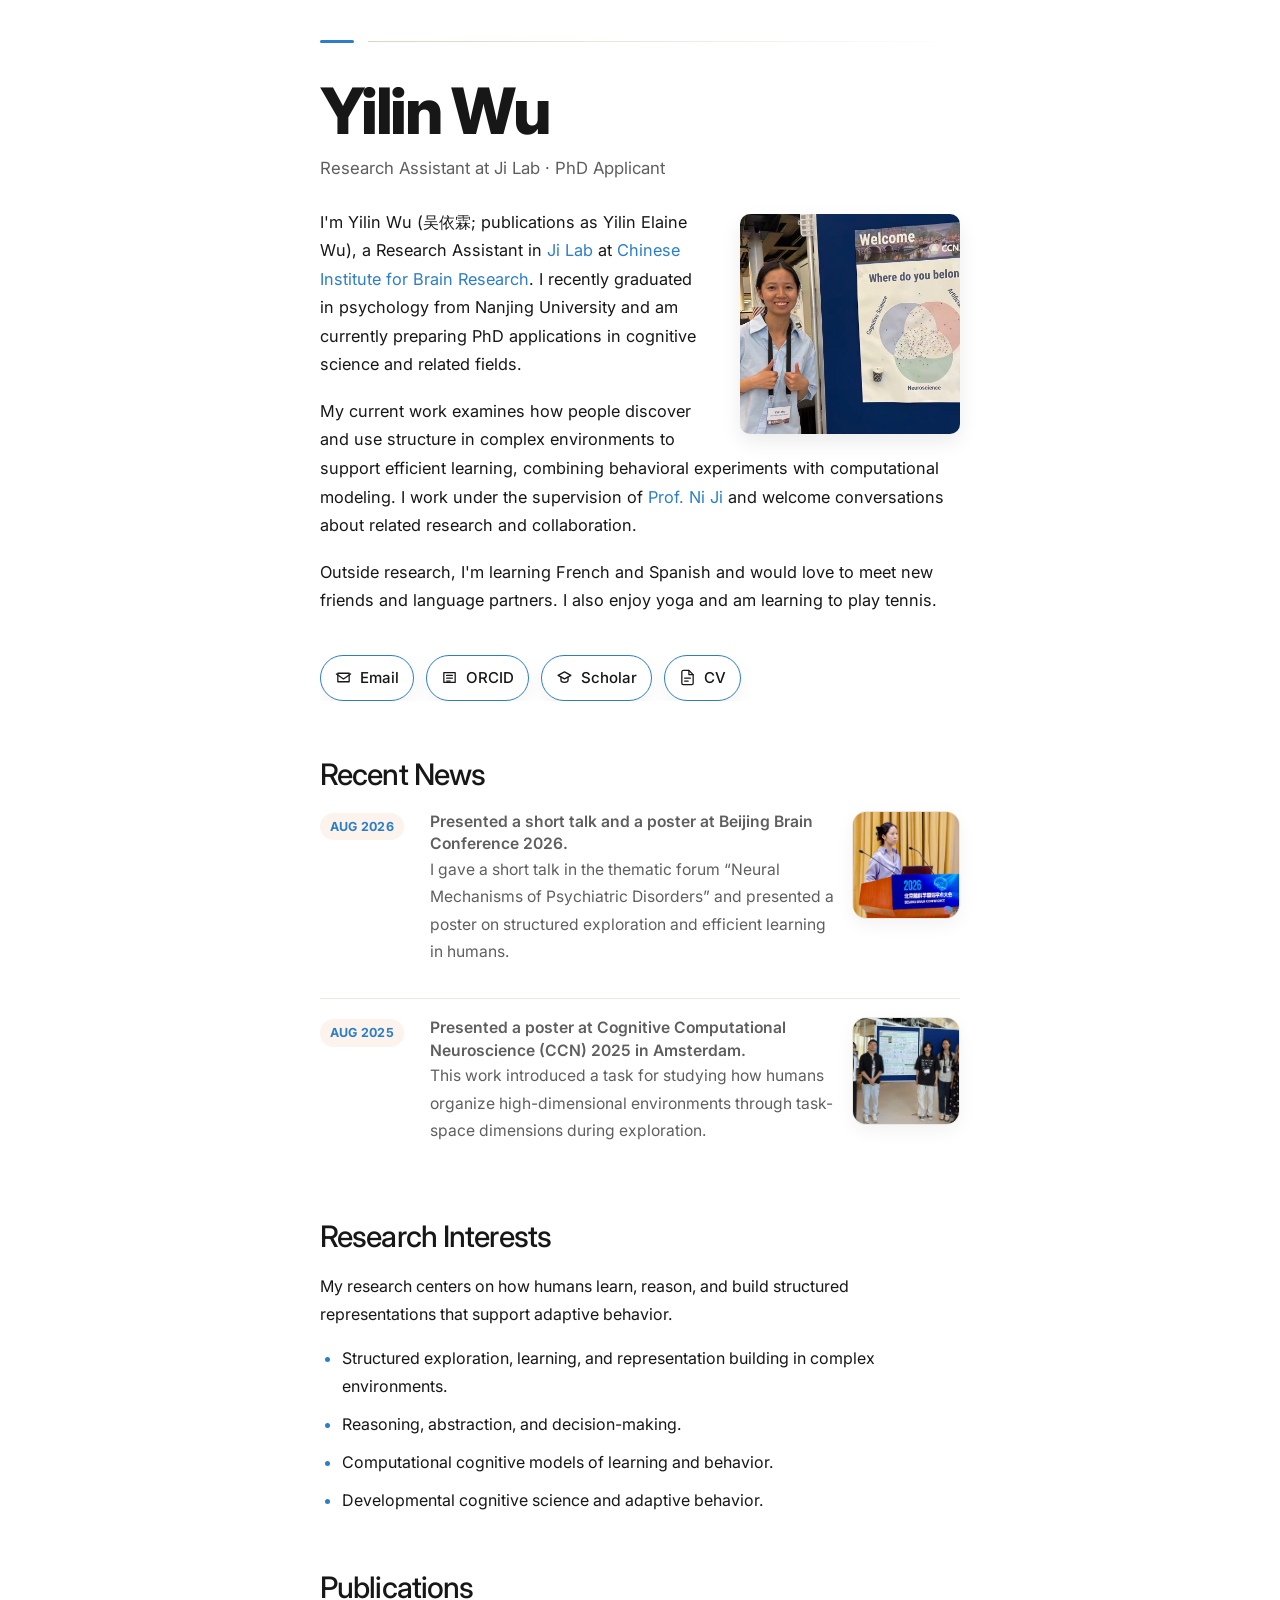
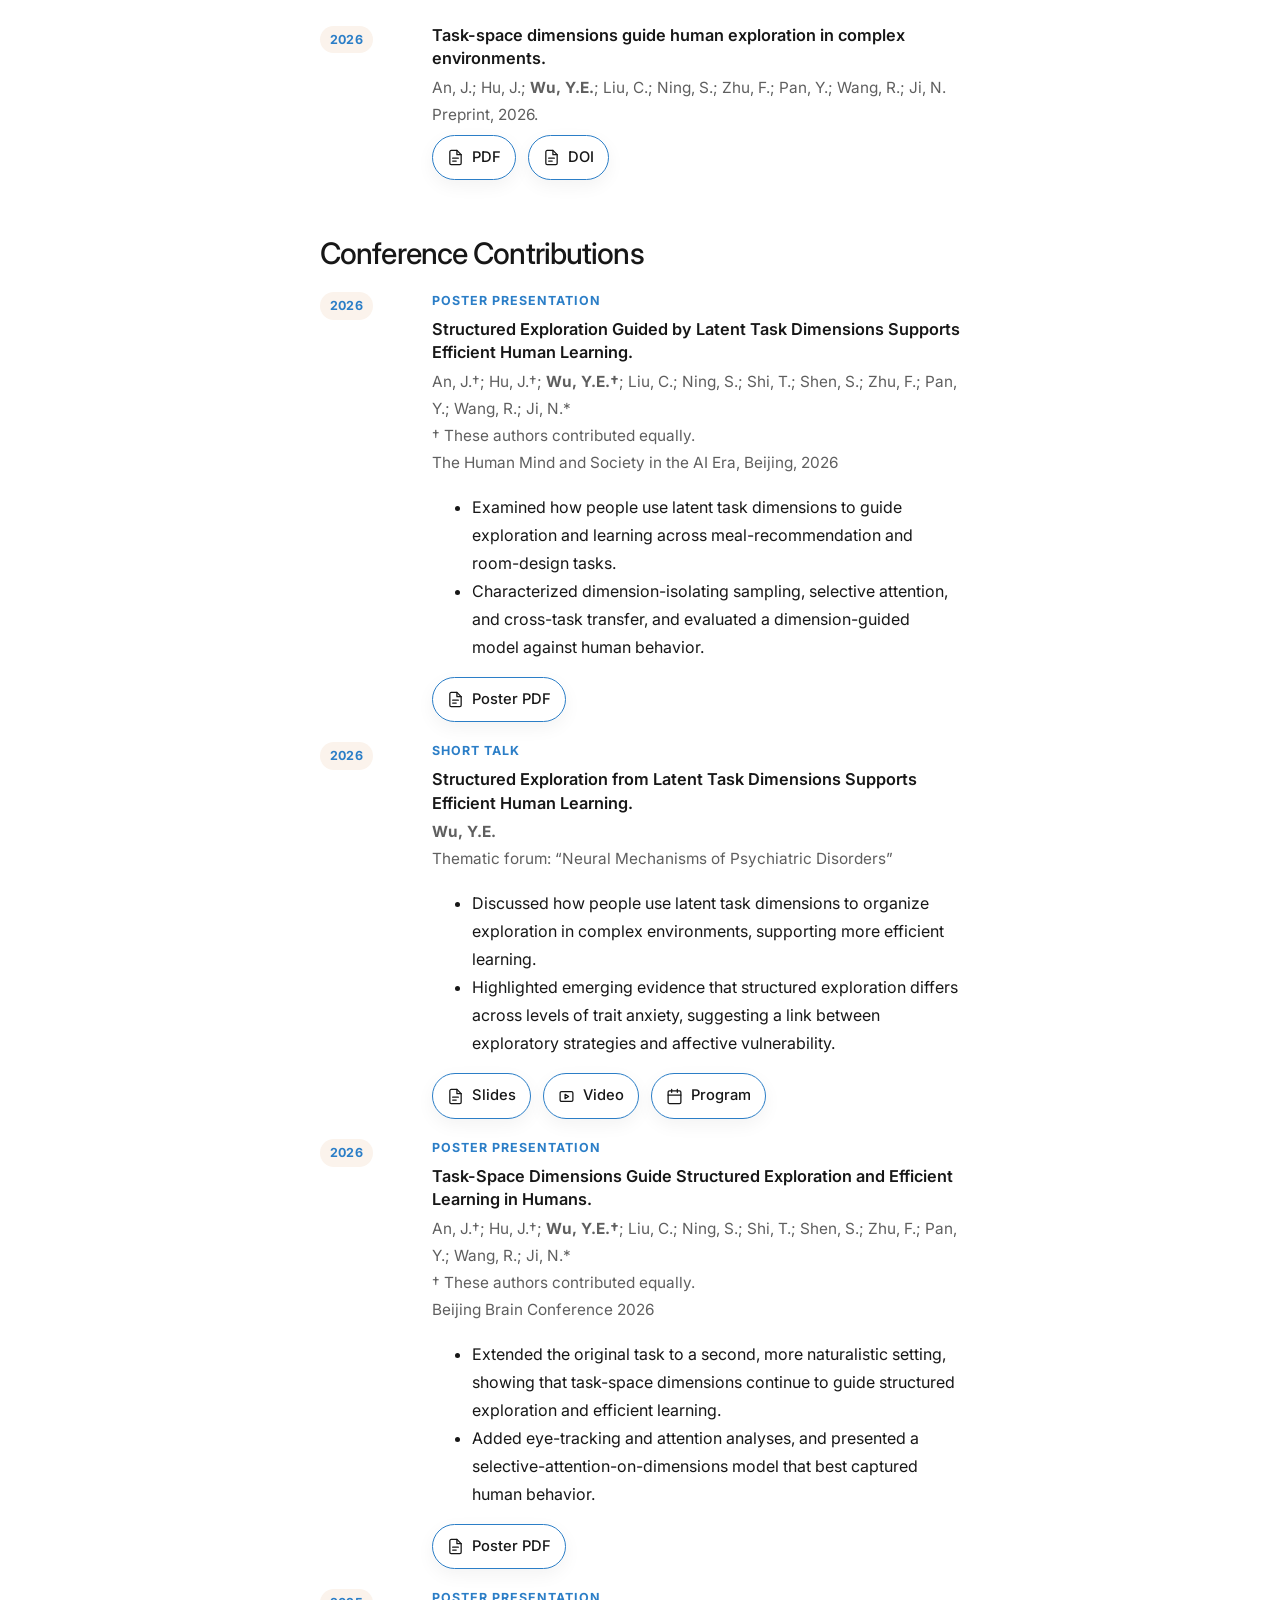
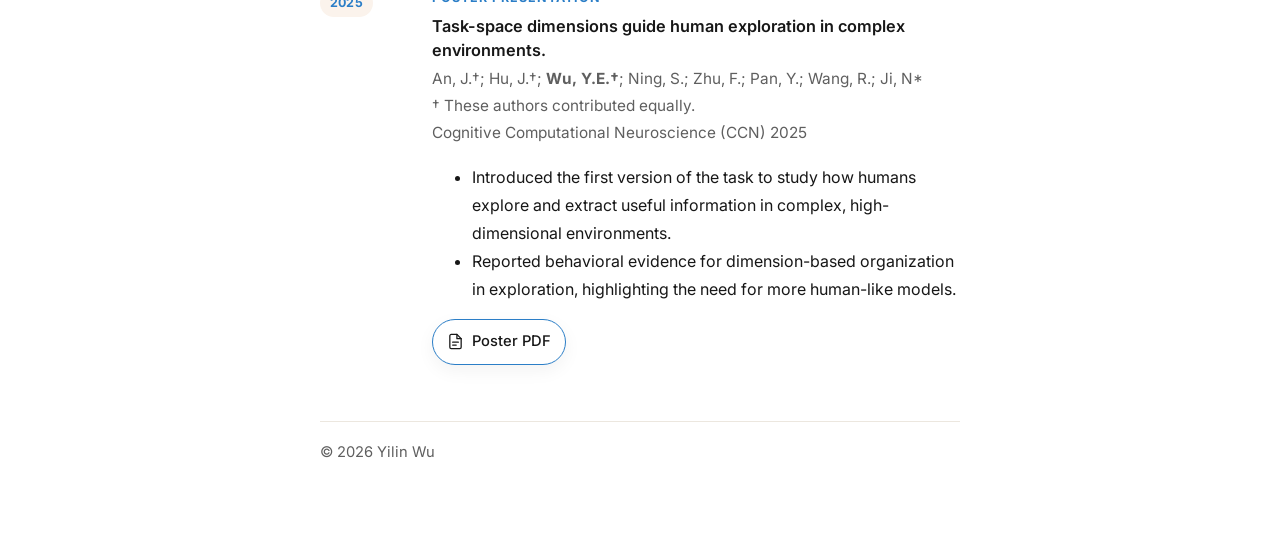
<file: index.html>
<!DOCTYPE html>
<html lang="en">
<head>
  <meta charset="UTF-8" />
  <meta name="viewport" content="width=device-width, initial-scale=1.0" />
  <title>Yilin Wu</title>
  <meta
    name="description"
    content="Yilin Wu is a Research Assistant at Ji Lab and a PhD applicant interested in learning, structured exploration, reasoning, and computational cognitive science."
  />

  <link rel="preconnect" href="https://fonts.googleapis.com" />
  <link rel="preconnect" href="https://fonts.gstatic.com" crossorigin />
  <link
    href="https://fonts.googleapis.com/css2?family=Inter:wght@300;400;500;600;700;800&display=swap"
    rel="stylesheet"
  />

  <style>
    :root {
      --bg: #ffffff;
      --text: #171717;
      --muted: #5f5f5f;
      --line: #ece7df;
      --line-strong: #ded3c6;
      --accent: #2b7ec7;
      --accent-soft: #fbf3ec;
      --chip-bg: #ffffff;
      --chip-border: #e7ded4;
      --shadow-soft: 0 6px 18px rgba(0, 0, 0, 0.05);
      --max-width: 980px;
    }

    * {
      box-sizing: border-box;
    }

    html {
      scroll-behavior: smooth;
    }

    body {
      margin: 0;
      background: var(--bg);
      color: var(--text);
      font-family: "Inter", sans-serif;
      line-height: 1.75;
    }

    a {
      color: var(--accent);
      text-decoration: none;
      transition: color 0.18s ease, opacity 0.18s ease, transform 0.18s ease;
    }

    a:hover {
      opacity: 0.82;
    }

    .page {
      width: 100%;
      min-height: 100vh;
    }

    .wrap {
      width: min(50vw, var(--max-width)); /* narrower on laptop screens */
      margin: 0 auto;
      padding: 40px 0 64px;
    }

    .top-divider-wrap {
      margin: 0 0 34px;
      display: flex;
      align-items: center;
      gap: 14px;
    }

    .top-divider-accent {
      width: 34px;
      height: 3px;
      border-radius: 999px;
      background: var(--accent);
      flex: 0 0 auto;
    }

    .top-divider-line {
      height: 1px;
      background: linear-gradient(
        to right,
        var(--line-strong) 0%,
        var(--line) 45%,
        rgba(236, 231, 223, 0) 100%
      );
      flex: 1 1 auto;
    }

    .footer-divider {
      width: 100%;
      height: 1px;
      background: var(--line);
      margin: 56px 0 18px;
    }

    .hero {
      position: relative;
    }

    .name {
      margin: 0 0 10px;
      font-size: clamp(2.4rem, 5vw, 4rem);
      line-height: 1.05;
      letter-spacing: -0.04em;
      font-weight: 800;
    }

    .subtitle {
      margin: 0;
      font-size: 1.05rem;
      color: var(--muted);
    }

    .intro {
      margin-top: 24px;
    }

      .avatar-float {
      float: right;
      width:220px;
      height: 220px;
      margin: 6px 0 18px 30px;
      border-radius: 10px; /* gentle rounded rectangle */
      overflow: hidden;
      background: #f1f1f1;
      box-shadow: 0 8px 20px rgba(0, 0, 0, 0.08);
    }

    .avatar-float img {
      width: 100%;
      height: 100%;
      object-fit: cover;
      display: block;
    }

    .intro p {
      margin: 0 0 18px;
      font-size: 1.02rem;
    }

    .intro::after {
      content: "";
      display: block;
      clear: both;
    }

    .links {
      display: flex;
      flex-wrap: nowrap;
      gap: 12px;
      margin: 22px 0 0;
      padding: 0;
      list-style: none;
      overflow-x: auto;
      scrollbar-width: none;
    }

    .links::-webkit-scrollbar {
      display: none;
    }

    .icon-link {
      display: inline-flex;
      align-items: center;
      gap: 8px;
      padding: 9px 14px;
      border-radius: 999px;
      background: var(--chip-bg);
      border: 1px solid var(--accent); /* blue border for contact buttons */
      color: var(--text);
      font-size: 0.94rem;
      font-weight: 500;
      box-shadow: var(--shadow-soft);
      white-space: nowrap;
      flex: 0 0 auto;
    }

    .icon-link:hover {
      transform: translateY(-1px);
      color: var(--accent);
      border-color: #dcc7b7;
      opacity: 1;
    }

    .icon-link svg {
      width: 17px;
      height: 17px;
      stroke: currentColor;
      flex-shrink: 0;
    }

    .section {
      margin-top: 56px;
    }

    .section h2 {
      margin: 0 0 18px;
      font-size: 1.85rem;
      line-height: 1.2;
      letter-spacing: -0.03em;
      font-weight: 500;
    }

    .bullets {
      margin: 0;
      padding-left: 22px;
    }

    .bullets li {
      margin: 0 0 10px;
      font-size: 1rem;
    }

    .bullets li::marker {
      color: var(--accent);
    }

    .pub-list {
      display: flex;
      flex-direction: column;
      gap: 18px;
      margin-top: 10px;
    }

    .pub-item {
      display: grid;
      grid-template-columns: 96px minmax(0, 1fr);
      gap: 16px;
      align-items: start;
    }

    .pub-tag {
      display: inline-block;
      width: fit-content;
      padding: 3px 10px;
      border-radius: 999px;
      background: var(--accent-soft);
      color: var(--accent);
      font-size: 0.78rem;
      font-weight: 700;
      letter-spacing: 0.02em;
      text-transform: uppercase;
      white-space: nowrap;
    }

    .pub-title {
      margin: 0 0 4px;
      font-size: 1.02rem;
      line-height: 1.45;
      font-weight: 600;
      color: var(--text);
    }

    .pub-type {
      margin: 0 0 6px;
      font-size: 0.78rem;
      font-weight: 700;
      letter-spacing: 0.08em;
      text-transform: uppercase;
      color: var(--accent);
    }

    .pub-authors,
    .pub-venue {
      margin: 0;
      font-size: 0.96rem;
      color: var(--muted);
    }

    .pub-links {
      margin-top: 6px;
      display: flex;
      flex-wrap: wrap;
      gap: 12px;
    }

    .pub-links a {
      font-size: 0.92rem;
      font-weight: 500;
    }

    .section-intro {
      margin: 0 0 16px;
      color: var(--muted);
      font-size: 0.98rem;
    }

    .news-list {
      display: flex;
      flex-direction: column;
      gap: 14px;
    }

    .news-item {
      display: grid;
      grid-template-columns: 92px minmax(0, 1fr) 108px;
      gap: 18px;
      align-items: start;
      padding: 18px 0;
      border-top: 1px solid var(--line);
    }

    .news-item:first-of-type {
      border-top: none;
      padding-top: 0;
    }

    .news-date {
      display: inline-block;
      width: fit-content;
      padding: 3px 10px;
      border-radius: 999px;
      background: var(--accent-soft);
      color: var(--accent);
      font-size: 0.78rem;
      font-weight: 700;
      letter-spacing: 0.02em;
      text-transform: uppercase;
      white-space: nowrap;
    }

    .news-title {
      margin: 0 0 4px;
      font-size: 1rem;
      line-height: 1.45;
      font-weight: 600;
    }

    .news-copy p {
      margin: 0;
      color: var(--muted);
      font-size: 0.98rem;
    }

    .news-thumb {
      width: 108px;
      aspect-ratio: 1 / 1;
      justify-self: end;
      border-radius: 14px;
      overflow: hidden;
      border: 1px solid var(--line);
      background: #faf8f4;
      box-shadow: var(--shadow-soft);
    }

    .news-thumb img {
      width: 100%;
      height: 100%;
      display: block;
      object-fit: cover;
    }

    .news-thumb--talk img {
      object-position: center 18%;
    }

    .news-thumb--ccn img {
      object-position: center 28%;
    }

    .footer {
      color: var(--muted);
      font-size: 0.92rem;
      padding-bottom: 6px;
    }

    @media (max-width: 1100px) {
      .wrap {
        width: min(78vw, 920px);
      }
    }

    @media (max-width: 820px) {
      .wrap {
        width: calc(100% - 36px);
        padding: 28px 0 48px;
      }

      .top-divider-wrap {
        margin-bottom: 28px;
      }

      .avatar-float {
        width: 132px;
        height: 132px;
        margin: 6px 0 16px 20px;
      }

      .section {
        margin-top: 42px;
      }

      .section h2 {
        font-size: 1.55rem;
      }

      .pub-item {
        grid-template-columns: 1fr;
        gap: 8px;
      }

      .news-item {
        grid-template-columns: 1fr;
        gap: 12px;
      }

      .news-thumb {
        width: 126px;
        justify-self: start;
      }

      .links {
        flex-wrap: wrap;
        overflow-x: visible;
      }
    }

    @media (max-width: 560px) {
      .name {
        font-size: 2.15rem;
      }

      .subtitle,
      .intro p,
      .bullets li,
      .news-copy p,
      .pub-authors,
      .pub-venue {
        font-size: 0.98rem;
      }

      .avatar-float {
        float: none;
        width: 116px;
        height: 116px;
        margin: 0 0 18px 0;
      }

      .top-divider-wrap {
        gap: 10px;
        margin-bottom: 22px;
      }

      .top-divider-accent {
        width: 26px;
      }

      .footer-divider {
        margin: 44px 0 16px;
      }
    }

    @media (max-width: 480px) {
      .wrap {
        width: calc(100% - 28px);
      }

      .icon-link {
        font-size: 0.92rem;
        padding: 8px 12px;
      }
    }
  </style>
</head>
<body>
  <div class="page">
    <main class="wrap">
      <div class="top-divider-wrap" aria-hidden="true">
        <span class="top-divider-accent"></span>
        <span class="top-divider-line"></span>
      </div>

      <section class="hero">
        <h1 class="name">Yilin Wu</h1>
        <p class="subtitle">Research Assistant at Ji Lab · PhD Applicant</p>

        <div class="intro">
          <div class="avatar-float">
            <img src="profile_figure.jpg" alt="Portrait" />
          </div>

          <p>
            I'm Yilin Wu (吴依霖; publications as Yilin Elaine Wu), a Research Assistant in
            <a href="https://aemc2.github.io/JiLab.github.io/">Ji Lab</a> at
            <a href="https://www.cibr.ac.cn/#/home?lang=en">Chinese Institute for Brain Research</a>.
            I recently graduated in psychology from Nanjing University and am currently preparing PhD applications in cognitive science and related fields.
          </p>
          <p>
            My current work examines how people discover and use structure in complex environments to support efficient learning, combining behavioral experiments with computational modeling. I work under the supervision of
            <a href="https://www.cibr.ac.cn/#/teamDetail/cibrTeamteam/7eaf96c5b298444b84328680fb1b7a15/Ni%20Ji?lang=en">Prof. Ni Ji</a> and welcome conversations about related research and collaboration.
          </p>
          <p>
            Outside research, I'm learning French and Spanish and would love to meet new friends and language partners. I also enjoy yoga and am learning to play tennis.
          </p>
        </div>

        <ul class="links">
          <li>
            <a class="icon-link" href="mailto:yilinelainewu@gmail.com" aria-label="Email">
              <svg viewBox="0 0 24 24" fill="none" stroke-width="1.8" stroke-linecap="round" stroke-linejoin="round">
                <path d="M4 6h16v12H4z"></path>
                <path d="M22 7l-10 7L2 7"></path>
              </svg>
              Email
            </a>
          </li>
          <!-- <li>
            <a class="icon-link" href="https://github.com/yourusername" target="_blank" rel="noopener noreferrer" aria-label="GitHub">
              <svg viewBox="0 0 24 24" fill="none" stroke-width="1.8" stroke-linecap="round" stroke-linejoin="round">
                <path d="M9 19c-4 1.5-4-2.5-6-3"></path>
                <path d="M15 22v-3.87a3.37 3.37 0 0 0-.94-2.61c3.14-.35 6.44-1.54 6.44-7A5.44 5.44 0 0 0 19 4.77 5.07 5.07 0 0 0 18.91 1S17.73.65 15 2.48a13.38 13.38 0 0 0-6 0C6.27.65 5.09 1 5.09 1A5.07 5.07 0 0 0 5 4.77 5.44 5.44 0 0 0 3.5 8.52c0 5.42 3.3 6.61 6.44 7A3.37 3.37 0 0 0 9 18.13V22"></path>
              </svg>
              GitHub
            </a>
          </li> -->
          <li>
            <a class="icon-link" href="https://orcid.org/0009-0004-0686-398X" target="_blank" rel="noopener noreferrer" aria-label="ORCID">
              <svg viewBox="0 0 24 24" fill="none" stroke-width="1.8" stroke-linecap="round" stroke-linejoin="round">
                <path d="M4 5h16v14H4z"></path>
                <path d="M8 9h8"></path>
                <path d="M8 13h8"></path>
                <path d="M8 17h5"></path>
              </svg>
              ORCID
            </a>
          </li>
          <li>
            <a class="icon-link" href="https://scholar.google.com/citations?user=11uk0wMAAAAJ&hl=en&oi=sra" target="_blank" rel="noopener noreferrer" aria-label="Google Scholar">
              <svg viewBox="0 0 24 24" fill="none" stroke-width="1.8" stroke-linecap="round" stroke-linejoin="round">
                <path d="M12 4 3 9l9 5 9-5-9-5Z"></path>
                <path d="M7 11.2V16c0 1.7 2.2 3 5 3s5-1.3 5-3v-4.8"></path>
              </svg>
              Scholar
            </a>
          </li>
          <li>
            <a class="icon-link" href="CV_Yilin_Wu_26fall.pdf" target="_blank" rel="noopener noreferrer" aria-label="CV">
              <svg viewBox="0 0 24 24" fill="none" stroke-width="1.8" stroke-linecap="round" stroke-linejoin="round">
                <path d="M14 2H6a2 2 0 0 0-2 2v16a2 2 0 0 0 2 2h12a2 2 0 0 0 2-2V8z"></path>
                <path d="M14 2v6h6"></path>
                <path d="M8 13h8"></path>
                <path d="M8 17h5"></path>
              </svg>
              CV
            </a>
          </li>
        </ul>
      </section>

      <section class="section">
        <h2>Recent News</h2>
        <div class="news-list">
          <article class="news-item">
            <div>
              <span class="news-date">Aug 2026</span>
            </div>
            <div class="news-copy">
              <p class="news-title">Presented a short talk and a poster at Beijing Brain Conference 2026.</p>
              <p>
                I gave a short talk in the thematic forum “Neural Mechanisms of Psychiatric Disorders” and presented a poster on structured exploration and efficient learning in humans.
              </p>
            </div>
            <a class="news-thumb news-thumb--talk" href="images/bbc2026_short_talk.jpg" target="_blank" rel="noopener noreferrer" aria-label="Beijing Brain Conference 2026 talk photo">
              <img src="images/bbc2026_short_talk.jpg" alt="Yilin Wu giving a short talk at Beijing Brain Conference 2026" />
            </a>
          </article>

          <article class="news-item">
            <div>
              <span class="news-date">Aug 2025</span>
            </div>
            <div class="news-copy">
              <p class="news-title">Presented a poster at Cognitive Computational Neuroscience (CCN) 2025 in Amsterdam.</p>
              <p>
                This work introduced a task for studying how humans organize high-dimensional environments through task-space dimensions during exploration.
              </p>
            </div>
            <a class="news-thumb news-thumb--ccn" href="images/ccn2025_poster_group.jpg" target="_blank" rel="noopener noreferrer" aria-label="CCN 2025 poster photo">
              <img src="images/ccn2025_poster_group.jpg" alt="Yilin Wu and collaborators standing beside the CCN 2025 poster" />
            </a>
          </article>
        </div>
      </section>

      <section class="section">
        <h2>Research Interests</h2>
        <p>
          My research centers on how humans learn, reason, and build structured representations that support adaptive behavior.
        </p>
        <ul class="bullets">
          <li>Structured exploration, learning, and representation building in complex environments.</li>
          <li>Reasoning, abstraction, and decision-making.</li>
          <li>Computational cognitive models of learning and behavior.</li>
          <li>Developmental cognitive science and adaptive behavior.</li>
        </ul>
        
      </section>

      <section class="section">
        <h2>Publications</h2>

        <div class="pub-list">
          <article class="pub-item">
            <div>
              <span class="pub-tag">2026</span>
            </div>
            <div>
              <p class="pub-title">Task-space dimensions guide human exploration in complex environments.</p>
              <p class="pub-authors">An, J.; Hu, J.; <b>Wu, Y.E.</b>; Liu, C.; Ning, S.; Zhu, F.; Pan, Y.; Wang, R.; Ji, N.</p>
              <p class="pub-venue">Preprint, 2026.</p>
              <div class="pub-links">
                <a class="icon-link" href="https://www.biorxiv.org/content/biorxiv/early/2026/05/20/2026.04.29.720265.full.pdf" target="_blank" rel="noopener noreferrer">
                  <svg viewBox="0 0 24 24" fill="none" stroke-width="1.8" stroke-linecap="round" stroke-linejoin="round">
                    <path d="M14 2H6a2 2 0 0 0-2 2v16a2 2 0 0 0 2 2h12a2 2 0 0 0 2-2V8z"></path>
                    <path d="M14 2v6h6"></path>
                    <path d="M8 13h8"></path>
                    <path d="M8 17h5"></path>
                  </svg>
                  PDF
                </a>
                <a class="icon-link" href="https://doi.org/10.64898/2026.04.29.720265" target="_blank" rel="noopener noreferrer">
                  <svg viewBox="0 0 24 24" fill="none" stroke-width="1.8" stroke-linecap="round" stroke-linejoin="round">
                    <path d="M14 2H6a2 2 0 0 0-2 2v16a2 2 0 0 0 2 2h12a2 2 0 0 0 2-2V8z"></path>
                    <path d="M14 2v6h6"></path>
                    <path d="M8 13h8"></path>
                    <path d="M8 17h5"></path>
                  </svg>
                  DOI
                </a>
              </div>
            </div>
          </article>
        </div>
      </section>

      <section class="section">
        <h2>Conference Contributions</h2>

        <div class="pub-list">
          <article class="pub-item">
            <div>
              <span class="pub-tag">2026</span>
            </div>
            <div>
              <p class="pub-type">Poster Presentation</p>
              <p class="pub-title">Structured Exploration Guided by Latent Task Dimensions Supports Efficient Human Learning.</p>
              <p class="pub-authors">An, J.†; Hu, J.†; <b>Wu, Y.E.†</b>; Liu, C.; Ning, S.; Shi, T.; Shen, S.; Zhu, F.; Pan, Y.; Wang, R.; Ji, N.*</p>
              <p class="pub-authors">† These authors contributed equally.</p>
              <p class="pub-venue">The Human Mind and Society in the AI Era, Beijing, 2026</p>
              <ul>
                <li>Examined how people use latent task dimensions to guide exploration and learning across meal-recommendation and room-design tasks.</li>
                <li>Characterized dimension-isolating sampling, selective attention, and cross-task transfer, and evaluated a dimension-guided model against human behavior.</li>
              </ul>
              <div class="pub-links">
                <a class="icon-link" href="HMS2026_poster.pdf" target="_blank" rel="noopener noreferrer">
                  <svg viewBox="0 0 24 24" fill="none" stroke-width="1.8" stroke-linecap="round" stroke-linejoin="round">
                    <path d="M14 2H6a2 2 0 0 0-2 2v16a2 2 0 0 0 2 2h12a2 2 0 0 0 2-2V8z"></path>
                    <path d="M14 2v6h6"></path>
                    <path d="M8 13h8"></path>
                    <path d="M8 17h5"></path>
                  </svg>
                  Poster PDF
                </a>
              </div>
            </div>
          </article>

          <article class="pub-item">
            <div>
              <span class="pub-tag">2026</span>
            </div>
            <div>
              <p class="pub-type">Short Talk</p>
              <p class="pub-title">Structured Exploration from Latent Task Dimensions Supports Efficient Human Learning.</p>
              <p class="pub-authors"><b>Wu, Y.E.</b></p>
              <p class="pub-venue">Thematic forum: “Neural Mechanisms of Psychiatric Disorders”</p>
              <ul>
                <li>Discussed how people use latent task dimensions to organize exploration in complex environments, supporting more efficient learning.</li>
                <li>Highlighted emerging evidence that structured exploration differs across levels of trait anxiety, suggesting a link between exploratory strategies and affective vulnerability.</li>
              </ul>
              <div class="pub-links">
                <a class="icon-link" href="BBC2026_short-talk_slides_Yilin-Wu.pptx" target="_blank" rel="noopener noreferrer">
                  <svg viewBox="0 0 24 24" fill="none" stroke-width="1.8" stroke-linecap="round" stroke-linejoin="round">
                    <path d="M14 2H6a2 2 0 0 0-2 2v16a2 2 0 0 0 2 2h12a2 2 0 0 0 2-2V8z"></path>
                    <path d="M14 2v6h6"></path>
                    <path d="M8 13h8"></path>
                    <path d="M8 17h5"></path>
                  </svg>
                  Slides
                </a>
                <a class="icon-link" href="https://www.bilibili.com/video/BV18KbG6ZEJA/" target="_blank" rel="noopener noreferrer">
                  <svg viewBox="0 0 24 24" fill="none" stroke-width="1.8" stroke-linecap="round" stroke-linejoin="round">
                    <rect x="3" y="5" width="18" height="14" rx="2"></rect>
                    <path d="m10 9 5 3-5 3V9z"></path>
                  </svg>
                  Video
                </a>
                <a class="icon-link" href="https://en.cibr.ac.cn/cibrMeeting/meeting2026/schedule" target="_blank" rel="noopener noreferrer">
                  <svg viewBox="0 0 24 24" fill="none" stroke-width="1.8" stroke-linecap="round" stroke-linejoin="round">
                    <rect x="3" y="4" width="18" height="18" rx="2"></rect>
                    <path d="M16 2v4"></path>
                    <path d="M8 2v4"></path>
                    <path d="M3 10h18"></path>
                  </svg>
                  Program
                </a>
              </div>
            </div>
          </article>

          <article class="pub-item">
            <div>
              <span class="pub-tag">2026</span>
            </div>
            <div>
              <p class="pub-type">Poster Presentation</p>
              <p class="pub-title">Task-Space Dimensions Guide Structured Exploration and Efficient Learning in Humans.</p>
              <p class="pub-authors">An, J.†; Hu, J.†; <b>Wu, Y.E.†</b>; Liu, C.; Ning, S.; Shi, T.; Shen, S.; Zhu, F.; Pan, Y.; Wang, R.; Ji, N.*</p>
              <p class="pub-authors">† These authors contributed equally.</p>
              <p class="pub-venue">Beijing Brain Conference 2026</p>
              <ul>
                <li>Extended the original task to a second, more naturalistic setting, showing that task-space dimensions continue to guide structured exploration and efficient learning.</li>
                <li>Added eye-tracking and attention analyses, and presented a selective-attention-on-dimensions model that best captured human behavior.</li>
              </ul>
              <div class="pub-links">
                <a class="icon-link" href="BBC2026_poster_Task-Space-Dimensions.pdf" target="_blank" rel="noopener noreferrer">
                  <svg viewBox="0 0 24 24" fill="none" stroke-width="1.8" stroke-linecap="round" stroke-linejoin="round">
                    <path d="M14 2H6a2 2 0 0 0-2 2v16a2 2 0 0 0 2 2h12a2 2 0 0 0 2-2V8z"></path>
                    <path d="M14 2v6h6"></path>
                    <path d="M8 13h8"></path>
                    <path d="M8 17h5"></path>
                  </svg>
                  Poster PDF
                </a>
              </div>
            </div>
          </article>

          <article class="pub-item">
            <div>
              <span class="pub-tag">2025</span>
            </div>
            <div>
              <p class="pub-type">Poster Presentation</p>
              <p class="pub-title">Task-space dimensions guide human exploration in complex environments.</p>
              <p class="pub-authors">An, J.†; Hu, J.†; <b>Wu, Y.E.†</b>; Ning, S.; Zhu, F.; Pan, Y.; Wang, R.; Ji, N*</p>
              <p class="pub-authors">† These authors contributed equally.</p>
              <p class="pub-venue">Cognitive Computational Neuroscience (CCN) 2025</p>
              <ul>
                <li>Introduced the first version of the task to study how humans explore and extract useful information in complex, high-dimensional environments.</li>
                <li>Reported behavioral evidence for dimension-based organization in exploration, highlighting the need for more human-like models.</li>
              </ul>
              <div class="pub-links">
                <a class="icon-link" href="CCN2025_poster.pdf" target="_blank" rel="noopener noreferrer">
                  <svg viewBox="0 0 24 24" fill="none" stroke-width="1.8" stroke-linecap="round" stroke-linejoin="round">
                    <path d="M14 2H6a2 2 0 0 0-2 2v16a2 2 0 0 0 2 2h12a2 2 0 0 0 2-2V8z"></path>
                    <path d="M14 2v6h6"></path>
                    <path d="M8 13h8"></path>
                    <path d="M8 17h5"></path>
                  </svg>
                  Poster PDF
                </a>
              </div>
            </div>
          </article>

          <!-- <article class="pub-item">
            <div>
              <span class="pub-tag">2026</span>
            </div>
            <div>
              <p class="pub-title">Your Paper Title Goes Here</p>
              <p class="pub-authors">Your Name, Coauthor A, Coauthor B</p>
              <p class="pub-venue">Under review / Manuscript in preparation</p>
              <div class="pub-links">
                <a href="paper.pdf" target="_blank" rel="noopener noreferrer">PDF</a>
              </div>
            </div>
          </article> -->
        </div>
      </section>

      <div class="footer-divider"></div>

      <footer class="footer">
        © <span id="year"></span> Yilin Wu
      </footer>
    </main>
  </div>

  <script>
    document.getElementById("year").textContent = new Date().getFullYear();
  </script>
</body>
</html>
</file>
